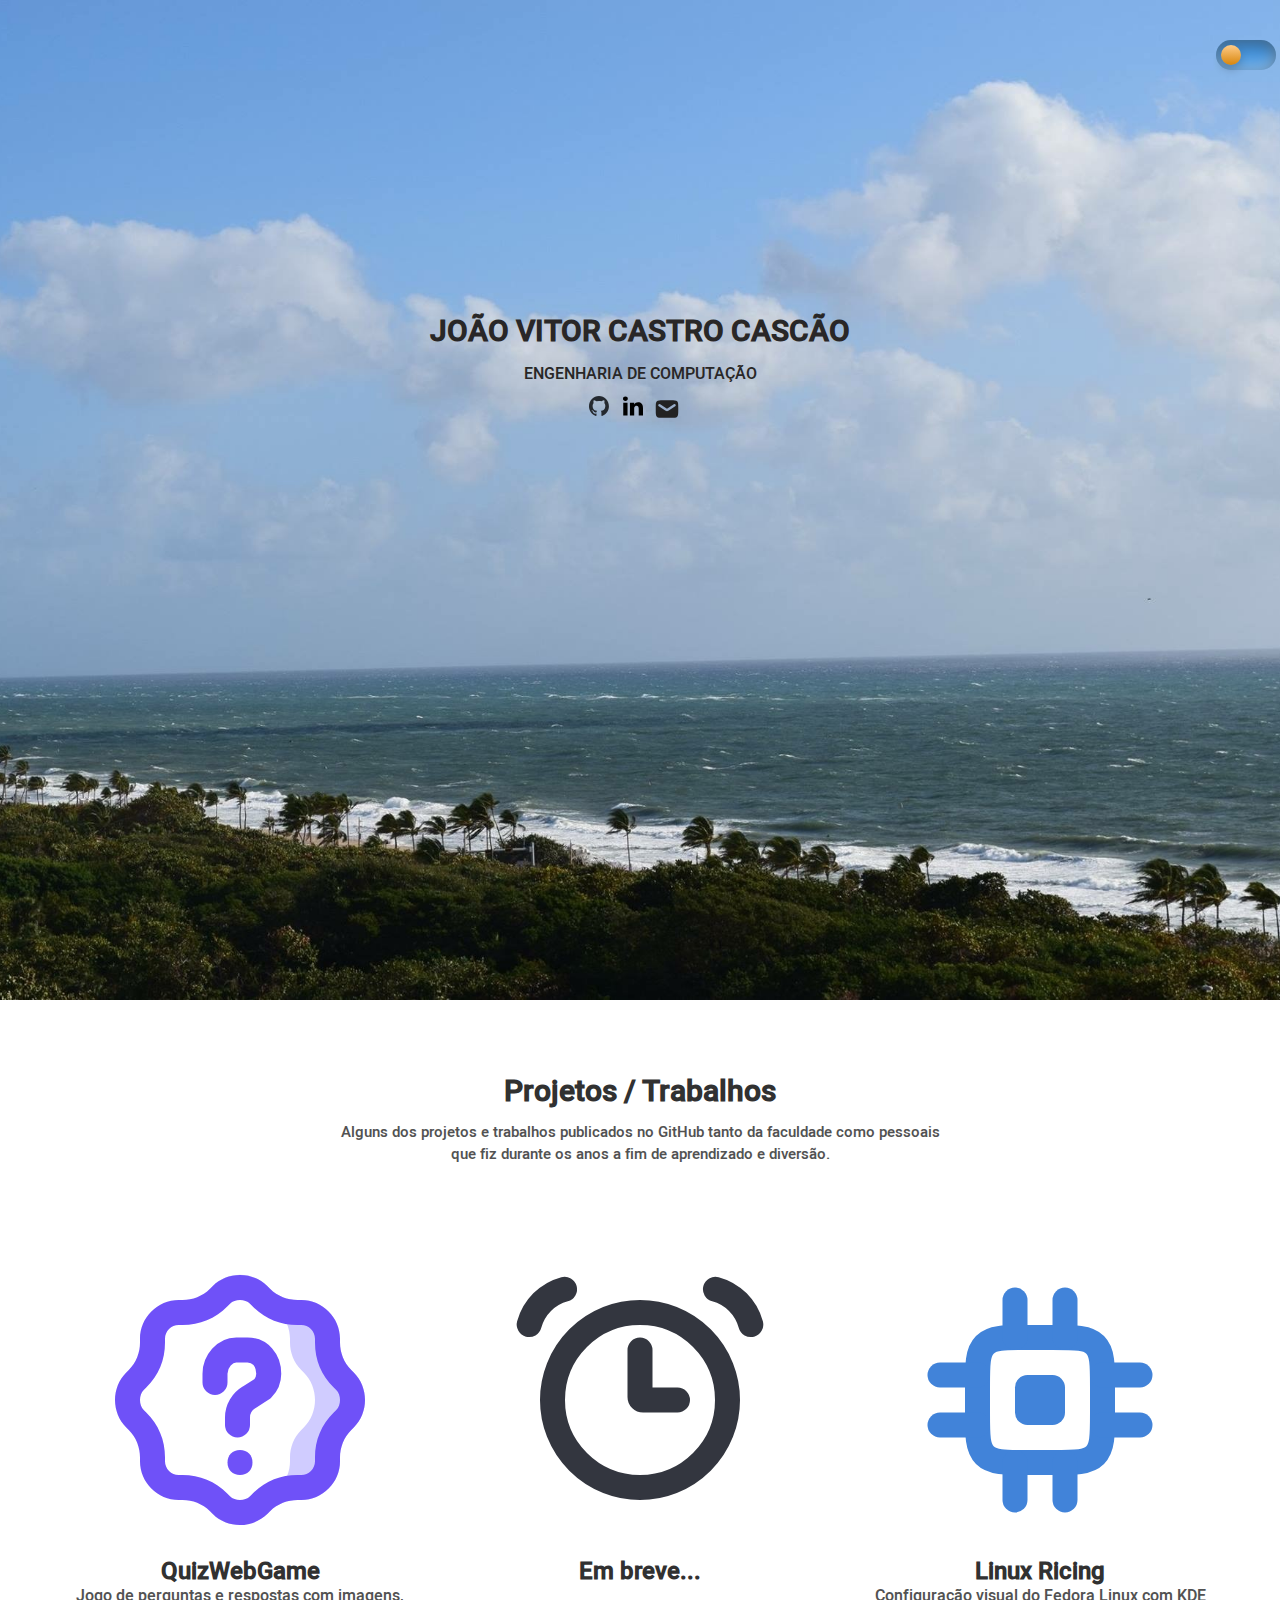
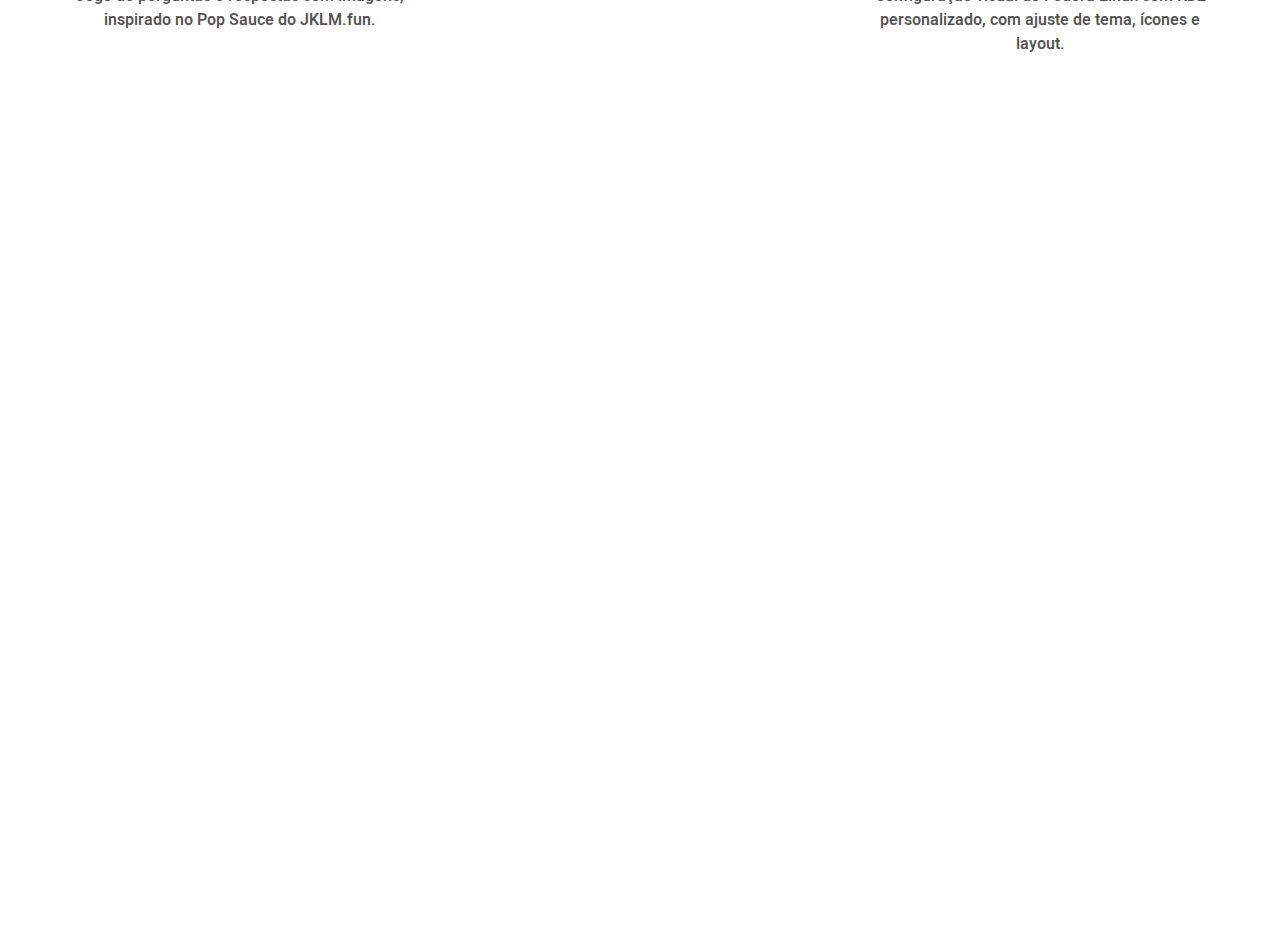
<file: index.html>
<!DOCTYPE html>
<html lang="en">
<head>
    <link href="style.css" rel="stylesheet">
    <meta charset="UTF-8">
    <meta name="viewport" content="width=device-width, initial-scale=1.0">
    <title>Document</title>
</head>
<body>

<div class = "back"> 
<section class="info">
    <input id="dark-mode-toggle" type="checkbox"> </input>
    <label for="dark-mode-toggle" class="toggle"> </label>
    
    <h1> JOÃO VITOR CASTRO CASCÃO</h1>
    <p> ENGENHARIA DE COMPUTAÇÃO</p>
    <a href="https://github.com/JvCasc" target="_blank"><img src="images/github-mark.svg"></a> 
    <a href="https://www.linkedin.com/in/joaovitorcasc/" target="_blank"><img src="images/linkedin-icon-1.svg"></a> 
    <img class = "mail" id = "mail" src="images/Message_fill.svg">
</section>
</div>

<div>
    <section class="projects">
        <div class="titulo2">
            <h1>Projetos / Trabalhos</h1>
            <p>Alguns dos projetos e trabalhos publicados no GitHub tanto da faculdade como pessoais<br>que fiz durante os anos a fim de aprendizado e diversão. </p>
        </div>

        <div class="container">
            <div class="primeiro">
                    <a class="button-git" href="https://github.com/JvCasc/QuizWebGame" target="_blank">
                        <img src="images/github-mark-white.svg">
                    </a>
                <img src="images/quiz.svg" class="img1"> 
                <a href="https://github.com/JvCasc/QuizWebGame" target="_blank"> <h2 class="nome-projeto">QuizWebGame</h2> </a>
                <p class="descrição"> Jogo de perguntas e respostas com imagens, inspirado no Pop Sauce do JKLM.fun.</p>
            </div>
            <div class="segundo">
                <img src="images/clock.svg">    
                <h2 class="nome-projeto">Em breve...</h2>
            </div>
            <div class="terceiro">
                <a class="button-git" href="https://github.com/JvCasc/dotfiles" target="_blank">
                    <img src="images/github-mark-white.svg">
                </a>
                <img class = "img3" src="images/cpu.svg">
                <a href="https://github.com/JvCasc/dotfiles" target="_blank"><h2 class="nome-projeto">Linux Ricing</h2></a>
                <p class="descrição"> Configuração visual do Fedora Linux com KDE personalizado, com ajuste de tema, ícones e layout.</p>
            </div>

        </div>
    </section>
</div>


</body>
</html>
</file>
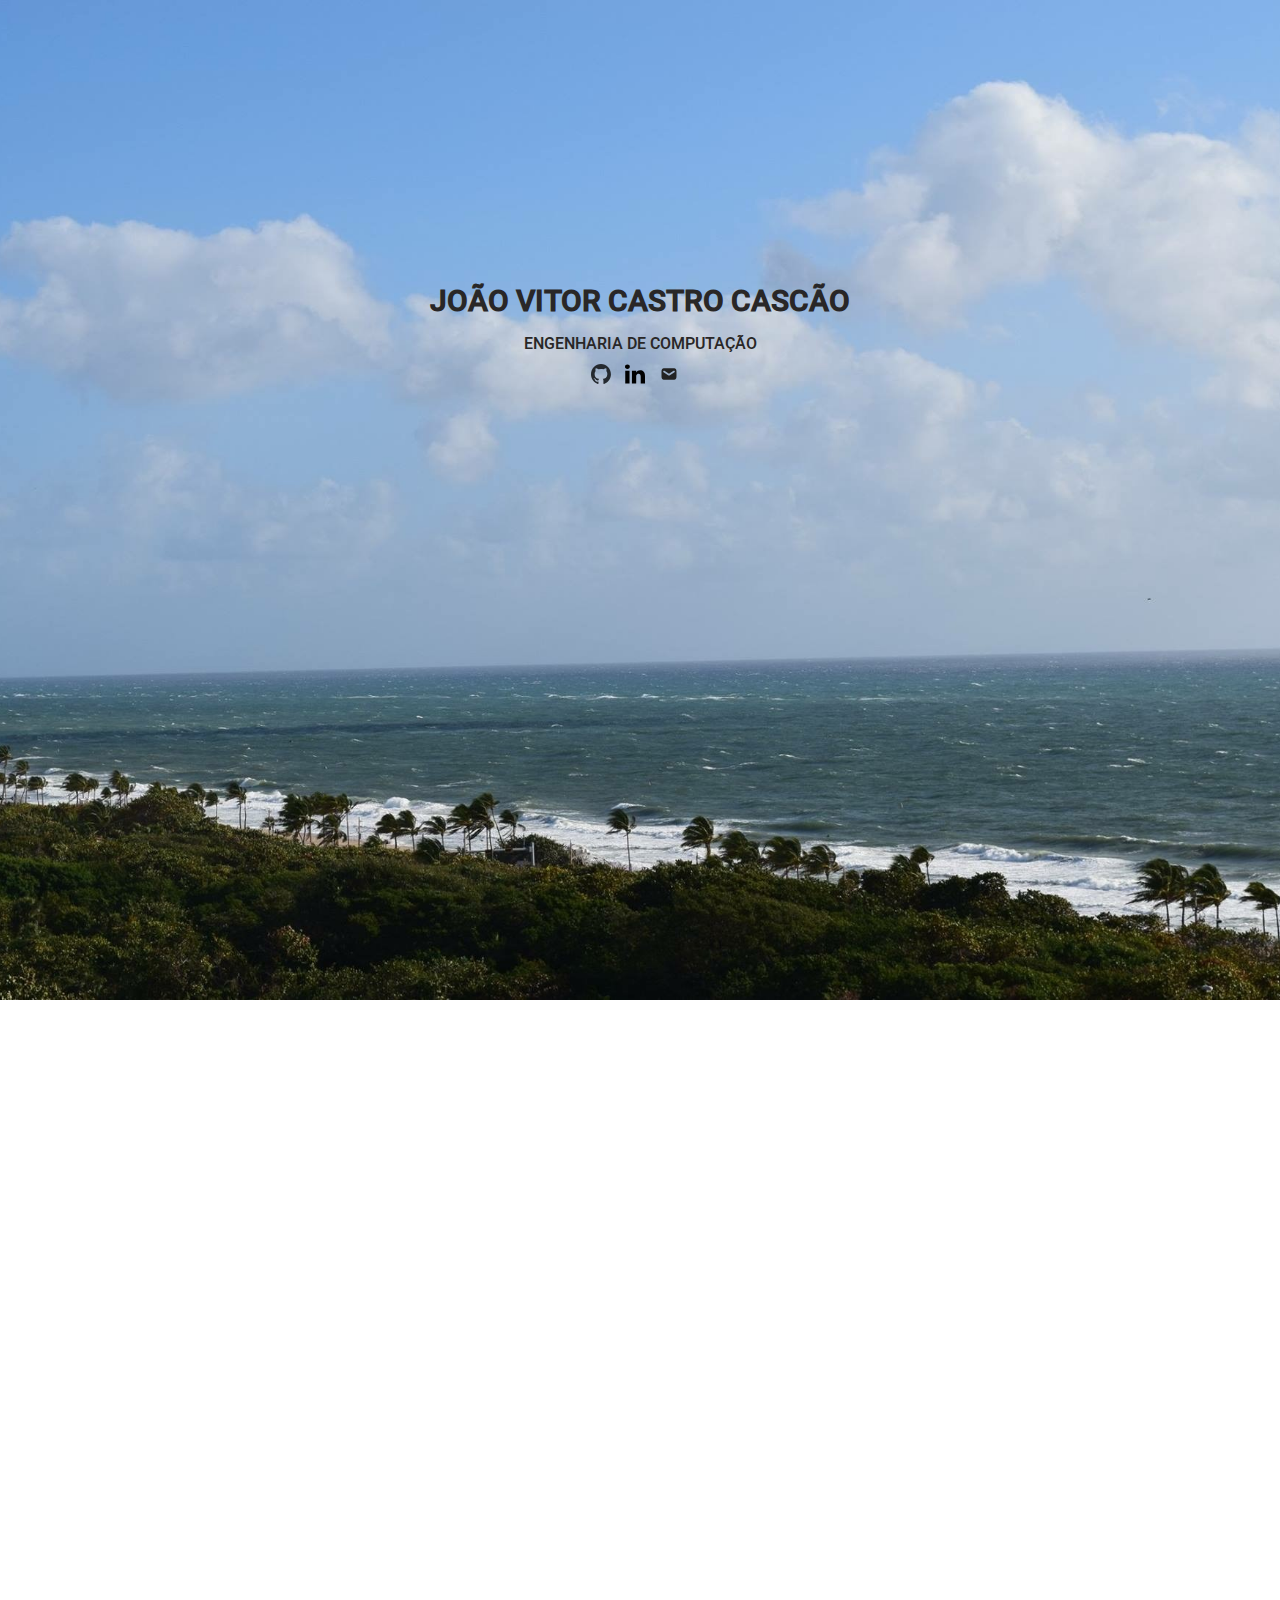
<file: main.html>
<!DOCTYPE html>
<html lang="en">
<head>
    <link href="style.css" rel="stylesheet">
    <meta charset="UTF-8">
    <meta name="viewport" content="width=device-width, initial-scale=1.0">
    <title>Document</title>
</head>
<body>
    
<header>
</header>

<div class = "back"> 
<section class="info">
    <h1> JOÃO VITOR CASTRO CASCÃO</h1>
    <p> ENGENHARIA DE COMPUTAÇÃO</p>
    <a href="https://github.com/JvCasc" target="_blank"><img src="logos/github-mark.svg"></a> <a href="https://www.linkedin.com/in/joaovitorcasc/" target="_blank"><img src="logos/linkedin-icon-1.svg"></a> <img class = "mail" src="logos/Message_fill.svg">
</section>
</div>


</body>
</html>
</file>
<file: style.css>
@font-face{
    font-family: 'Heebo';
    src: url('fonts/Heebo-Medium.ttf');
}

body{
    margin: 0px;
    height: 2000px;
}

/* Primeira sessão */
.info{
    padding-top: 280px;
    color: #292727;
    text-align: center;
    font-family: "Heebo", sans-serif;
    z-index: 10;
}

.info h1{
    margin-top: 0px;
    margin-bottom: 0px;
    font-size: 30px;

}

.info p{
    margin-top: 8px;
    margin-bottom: 8px;
}

.info img{
    width: 20px;
    height: 20px;
    padding-right: 10px;
}

#mail{
    width: 30px;
    height: 30px;
    margin-bottom: -8px;
    margin-left: -5px;
}


body:has(#dark-mode-toggle:checked) .back::before {
  content: "";
  position: absolute;
  inset: 0; /* cobre tudo */
  background: rgba(0, 0, 0, 0.13);
  transition: 1s;
}

.back{
    margin: 0px;
    background:url(images/beach.jpg) no-repeat scroll 50%;
    background-size:cover;
    min-height: 1000px;
    transition: 1s;
}
    /* Botão de DarkMode */

    #dark-mode-toggle {
        display: none;
    }

    .toggle {
        width: 60px;
        height: 30px;
        position: relative;
        display: block;
        background: #4897e0 ;
        border-radius: 200px;
        cursor: pointer;
        box-shadow: inset 0px 5px 15px rgba(0,0,0,0.4), inset 0px -5px 15px rgba(255,255,255,0.4);
        transition: 0.5s;

        left: 95%;
        bottom: 15rem;
    }

    .toggle:after {
        content: "";
        width:20px;
        height: 20px;
        position: absolute;
        top:5px;
        left:5px;
        background: linear-gradient(180deg,#ffcc89,#d8860b);
        border-radius: 180px;
        box-shadow: 0px 5px 10px rgba(0,0,0,0.2);
        transition: 0.5s
    }


    #dark-mode-toggle:checked + .toggle {
        background: #242424;
    }
    #dark-mode-toggle:checked + .toggle:after {
        left:55px;
        transform: translateX(-100%);
        background: linear-gradient(180deg,#999696,#dfdfdf);
    }




/* Segunda sessão */

body:has(#dark-mode-toggle:checked) .projects {
  background-color: #242424;
}

.projects{
    text-align: center;
    
}

.titulo2{
    padding-top: 70px;
    padding-bottom: 70px;
    font-family: "Heebo", sans-serif;
}


body:has(#dark-mode-toggle:checked) .titulo2 h1 {
    margin-top: 0px;
    margin-bottom: -8px;
    color: #e2e2e2;
    font-size: 30px;
}

.titulo2 h1{
    margin-top: 0px;
    margin-bottom: -8px;
    color: #313131;
    font-size: 30px;
}

body:has(#dark-mode-toggle:checked) .titulo2 p {
    color: #b3b3b3;
    font-size: 15px;
}

.titulo2 p{
    color: #525252;
    font-size: 15px;
}

.container {
    display: grid;
    grid-template-columns: repeat(auto-fit, 350px);
    grid-template-rows: 400px 400px 400px;
    justify-content: center; 
    gap: 50px;
}

.container a{
    text-decoration: none;
}

.img1{
    height: 300px;
    width: 350px;
    transition: 0.5s;
}

.img3{
    height: 300px;
    width: 350px;
    transition: 0.5s;
}

.primeiro{
    position: relative;
}

.terceiro{
    position: relative;
}

.primeiro:hover .img1{
    filter: blur(5px);
    transition: 0.5s;
}

.terceiro:hover .img3{
    filter: blur(5px);
    transition: 0.5s;
}

.primeiro:hover h2{
    background: linear-gradient(45deg,rgb(67, 70, 126), rgb(108, 17, 226));
    -webkit-background-clip: text;
    color:transparent;
    transition: 0.5s ease;
}

.terceiro:hover h2{
    background: linear-gradient(45deg,rgb(63, 70, 201), rgb(9, 239, 255));
    -webkit-background-clip: text;
    color:transparent;
    transition: 0.5s ease;
}

.primeiro:hover .button-git{
    opacity: 1;                 
    visibility:visible;

    transition: 0.5s ease;
}

.terceiro:hover .button-git{
    opacity: 1;                 
    visibility:visible;

    transition: 0.5s ease;
}



body:has(#dark-mode-toggle:checked) .nome-projeto {
    font-family: "Heebo", sans-serif;
    color: #e2e2e2;
    margin-top: 0px;
    margin-bottom: -5px;
}

.nome-projeto{
    font-family: "Heebo", sans-serif;
    color: #313131;
    margin-top: 0px;
    margin-bottom: -5px;
}

body:has(#dark-mode-toggle:checked) .descrição {
    font-family: "Heebo", sans-serif;
    color: #b3b3b3;
    margin-top: 0px;
    margin-bottom: -5px;
}

.descrição{
    font-family: "Heebo", sans-serif;
    color: #525252;
    margin-top: 0px;
    margin-bottom: -5px;
}

.button-git{
    position: absolute;
    display: flex;
    width: 100px;
    height: 50px;
    border-radius: 10px;
    background-color: #525252;
    align-items: center;
    justify-content: center;    
    top: 40%;
    left: 50%;
    transform: translate(-50%, -50%);
    z-index: 10;
    opacity: 0;                 
    visibility: hidden;
    transition: opacity 0.4s ease;
}

.button-git img{
    width: 30px;
}

.segundo h2{
    font-family: "Heebo", sans-serif;
    color: #313131;
    margin-top: 0px;
    margin-bottom: -5px;
}

.segundo img{
    height: 300px;
}

/* Botões git*/
.quinto{
    display: flex;
    align-items: center;
    justify-content: center;
}
</file>
